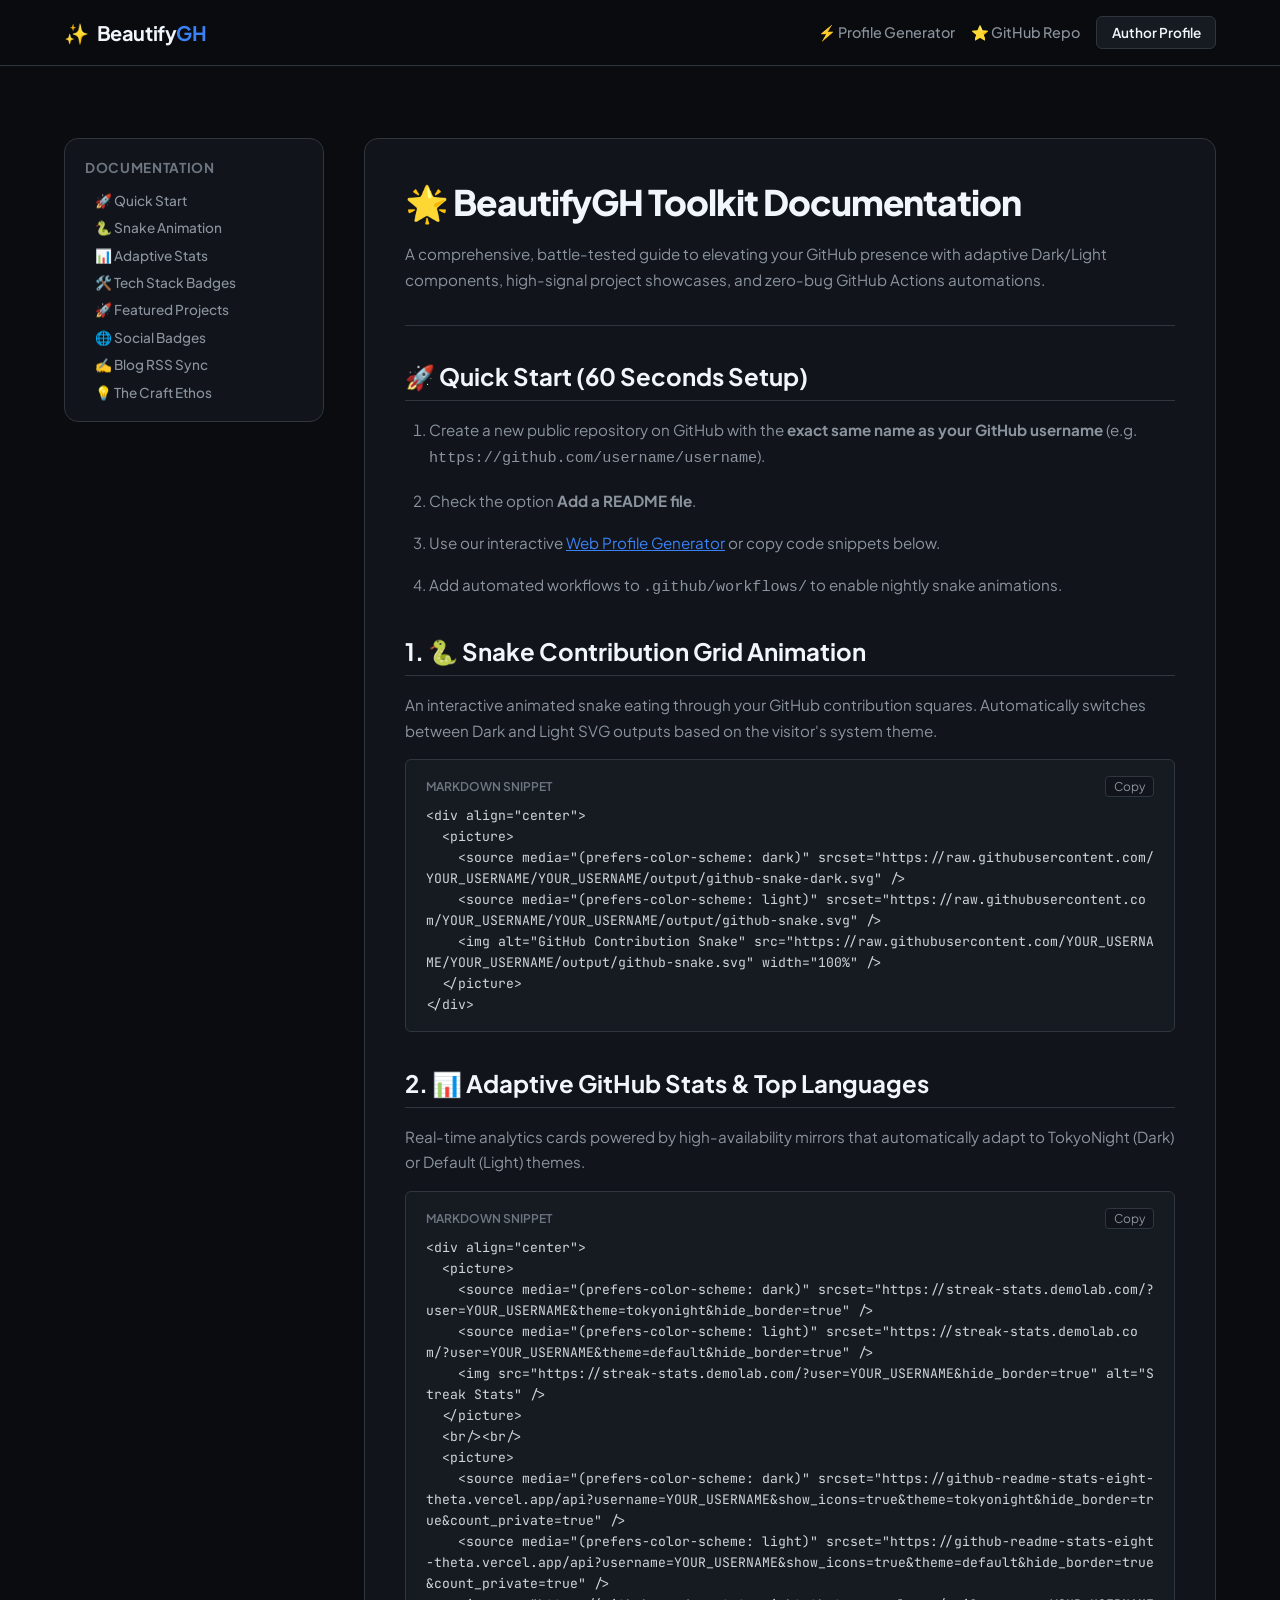
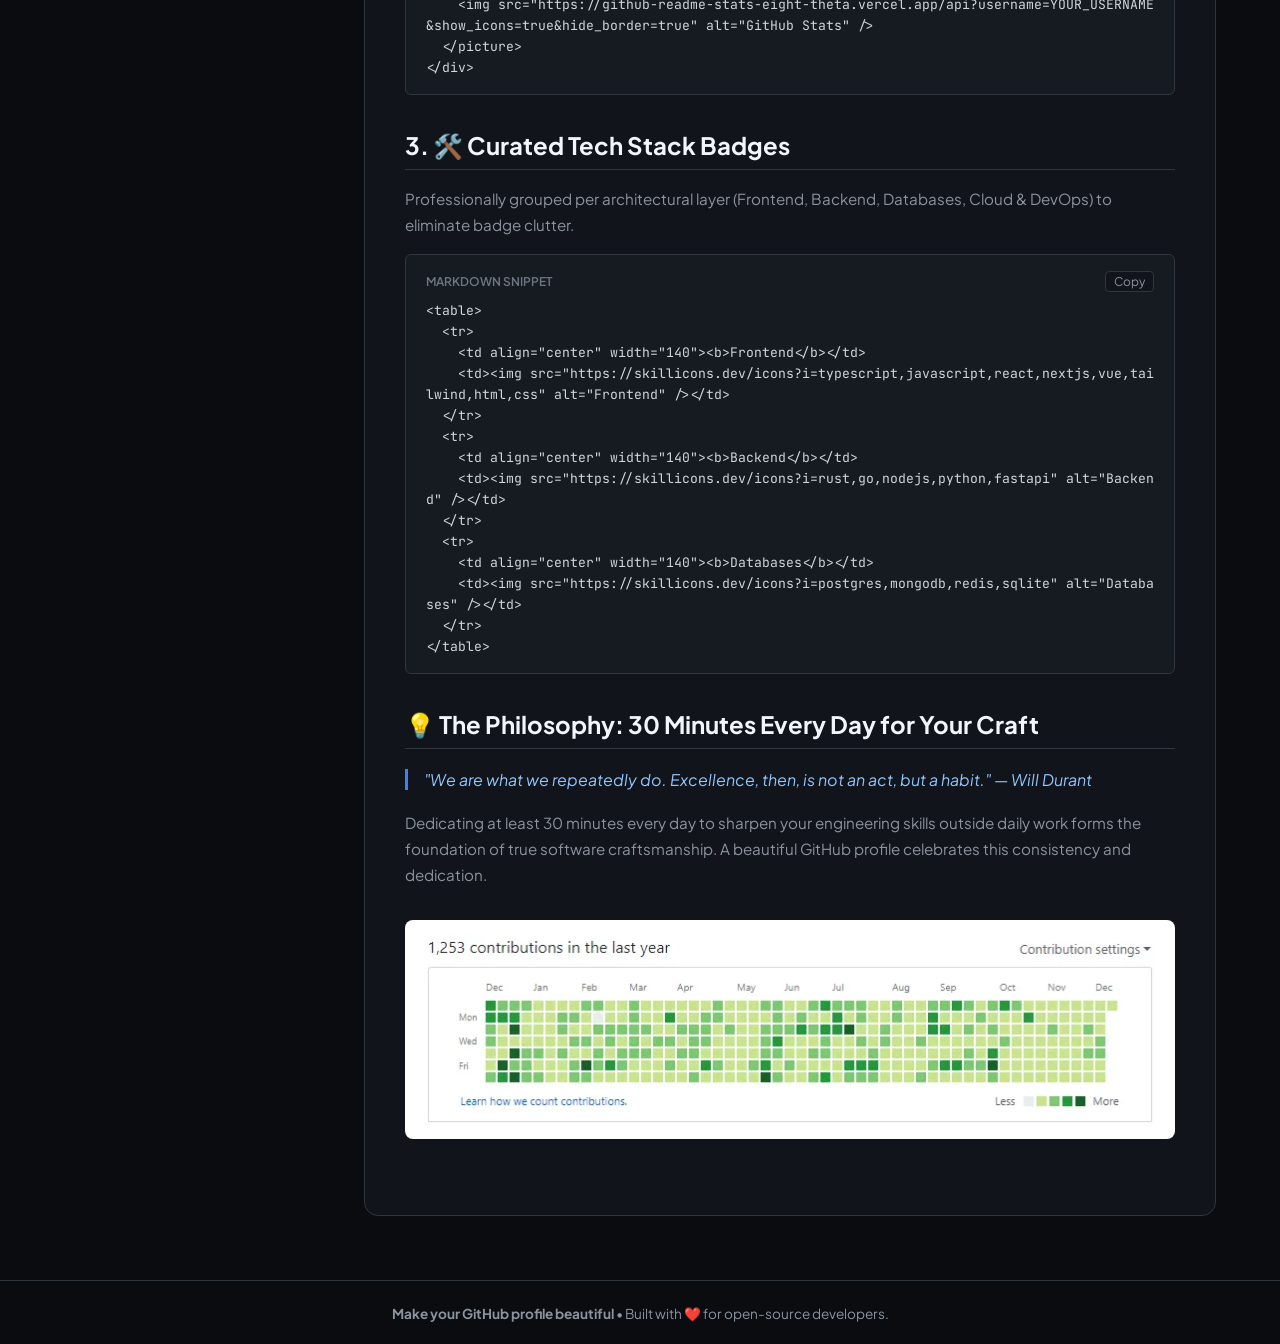
<file: guide.html>
<!DOCTYPE html>
<html lang="en">
<head>
  <meta charset="UTF-8" />
  <meta name="viewport" content="width=device-width, initial-scale=1.0" />
  <title>Toolkit Guide & Documentation — BeautifyGH ✨</title>
  <meta name="description" content="Complete documentation and guide for BeautifyGH: Templates, GitHub Actions automations, and modern best practices." />

  <!-- Open Graph -->
  <meta property="og:type" content="article" />
  <meta property="og:url" content="https://arsyadal.github.io/beautify-gh/guide.html" />
  <meta property="og:title" content="Toolkit Guide & Documentation — BeautifyGH ✨" />
  <meta property="og:description" content="Step-by-step documentation, curated components, and zero-bug automations for GitHub profiles." />
  <meta property="og:image" content="https://raw.githubusercontent.com/arsyadal/beautify-gh/main/assets/og-preview.jpg" />

  <link rel="preconnect" href="https://fonts.googleapis.com">
  <link rel="preconnect" href="https://fonts.gstatic.com" crossorigin>
  <link href="https://fonts.googleapis.com/css2?family=Plus+Jakarta+Sans:wght@400;500;600;700;800&family=JetBrains+Mono:wght@400;500;600&display=swap" rel="stylesheet">
  <link rel="stylesheet" href="index.css" />
  <style>
    .guide-layout {
      display: grid;
      grid-template-columns: 260px 1fr;
      gap: 2.5rem;
      align-items: start;
      margin-top: 2rem;
    }
    @media (max-width: 860px) {
      .guide-layout {
        grid-template-columns: 1fr;
      }
      .guide-sidebar {
        display: none;
      }
    }
    .guide-sidebar {
      position: sticky;
      top: 5rem;
      background: var(--bg-surface);
      border: 1px solid var(--border-color);
      border-radius: var(--radius-lg);
      padding: 1.25rem;
    }
    .sidebar-title {
      font-size: 0.85rem;
      font-weight: 700;
      text-transform: uppercase;
      letter-spacing: 0.05em;
      color: var(--text-muted);
      margin-bottom: 0.75rem;
    }
    .sidebar-menu {
      list-style: none;
      display: flex;
      flex-direction: column;
      gap: 0.4rem;
    }
    .sidebar-menu a {
      color: var(--text-secondary);
      text-decoration: none;
      font-size: 0.85rem;
      font-weight: 500;
      padding: 0.35rem 0.6rem;
      border-radius: 4px;
      transition: all 0.15s;
    }
    .sidebar-menu a:hover {
      background: rgba(255, 255, 255, 0.05);
      color: var(--text-primary);
    }
    .guide-content {
      background: var(--bg-surface);
      border: 1px solid var(--border-color);
      border-radius: var(--radius-lg);
      padding: 2.5rem;
    }
    .guide-content h1 {
      font-size: 2.2rem;
      font-weight: 800;
      letter-spacing: -0.03em;
      margin-bottom: 1rem;
    }
    .guide-content h2 {
      font-size: 1.5rem;
      font-weight: 700;
      margin: 2.2rem 0 1rem;
      padding-bottom: 0.5rem;
      border-bottom: 1px solid var(--border-color);
    }
    .guide-content h3 {
      font-size: 1.15rem;
      font-weight: 600;
      margin: 1.5rem 0 0.75rem;
    }
    .guide-content p, .guide-content li {
      font-size: 0.95rem;
      line-height: 1.7;
      color: var(--text-secondary);
      margin-bottom: 1rem;
    }
    .guide-content ol, .guide-content ul {
      padding-left: 1.5rem;
      margin-bottom: 1.25rem;
    }
    .guide-content blockquote {
      border-left: 3px solid var(--accent);
      padding-left: 1rem;
      margin: 1.25rem 0;
      color: #93c5fd;
      font-style: italic;
    }
    .code-box {
      background: var(--bg-card);
      border: 1px solid var(--border-color);
      border-radius: var(--radius-sm);
      padding: 1rem 1.25rem;
      margin: 1rem 0;
      position: relative;
    }
    .code-box pre {
      font-family: var(--font-mono);
      font-size: 0.85rem;
      line-height: 1.5;
      color: #e5e7eb;
      overflow-x: auto;
    }
    .code-box-header {
      display: flex;
      justify-content: space-between;
      align-items: center;
      margin-bottom: 0.5rem;
      font-size: 0.75rem;
      color: var(--text-muted);
      font-weight: 600;
    }
    .copy-btn-sm {
      background: var(--bg-surface);
      border: 1px solid var(--border-color);
      color: var(--text-secondary);
      padding: 2px 8px;
      border-radius: 4px;
      font-size: 0.75rem;
      cursor: pointer;
      font-family: inherit;
    }
    .copy-btn-sm:hover {
      color: #fff;
      border-color: var(--border-hover);
    }
  </style>
</head>
<body>
  <header class="navbar">
    <div class="nav-container">
      <div class="logo">
        <a href="index.html" style="text-decoration: none; color: inherit; display: flex; align-items: center; gap: 0.5rem;">
          <span class="logo-sparkle">✨</span>
          <span class="logo-text">Beautify<strong>GH</strong></span>
        </a>
      </div>
      <div class="nav-links">
        <a href="index.html" class="nav-link">⚡ Profile Generator</a>
        <a href="https://github.com/arsyadal/beautify-gh" target="_blank" class="nav-link">⭐ GitHub Repo</a>
        <a href="https://github.com/arsyadal/arsyadal" target="_blank" class="nav-btn">Author Profile</a>
      </div>
    </div>
  </header>

  <main class="hero-section">
    <div class="container guide-layout">
      <!-- SIDEBAR -->
      <aside class="guide-sidebar">
        <div class="sidebar-title">Documentation</div>
        <ul class="sidebar-menu">
          <li><a href="#quick-start">🚀 Quick Start</a></li>
          <li><a href="#snake-animation">🐍 Snake Animation</a></li>
          <li><a href="#adaptive-stats">📊 Adaptive Stats</a></li>
          <li><a href="#tech-badges">🛠️ Tech Stack Badges</a></li>
          <li><a href="#projects-table">🚀 Featured Projects</a></li>
          <li><a href="#social-badges">🌐 Social Badges</a></li>
          <li><a href="#blog-sync">✍️ Blog RSS Sync</a></li>
          <li><a href="#philosophy">💡 The Craft Ethos</a></li>
        </ul>
      </aside>

      <!-- MAIN CONTENT -->
      <article class="guide-content">
        <h1>🌟 BeautifyGH Toolkit Documentation</h1>
        <p>A comprehensive, battle-tested guide to elevating your GitHub presence with adaptive Dark/Light components, high-signal project showcases, and zero-bug GitHub Actions automations.</p>

        <hr style="border: none; border-top: 1px solid var(--border-color); margin: 2rem 0;" />

        <h2 id="quick-start">🚀 Quick Start (60 Seconds Setup)</h2>
        <ol>
          <li>Create a new public repository on GitHub with the <strong>exact same name as your GitHub username</strong> (e.g. <code>https://github.com/username/username</code>).</li>
          <li>Check the option <strong>Add a README file</strong>.</li>
          <li>Use our interactive <a href="index.html" style="color: var(--accent);">Web Profile Generator</a> or copy code snippets below.</li>
          <li>Add automated workflows to <code>.github/workflows/</code> to enable nightly snake animations.</li>
        </ol>

        <h2 id="snake-animation">1. 🐍 Snake Contribution Grid Animation</h2>
        <p>An interactive animated snake eating through your GitHub contribution squares. Automatically switches between Dark and Light SVG outputs based on the visitor's system theme.</p>
        
        <div class="code-box">
          <div class="code-box-header">
            <span>MARKDOWN SNIPPET</span>
            <button class="copy-btn-sm" onclick="copySnippet(this)">Copy</button>
          </div>
          <pre><code>&lt;div align="center"&gt;
  &lt;picture&gt;
    &lt;source media="(prefers-color-scheme: dark)" srcset="https://raw.githubusercontent.com/YOUR_USERNAME/YOUR_USERNAME/output/github-snake-dark.svg" /&gt;
    &lt;source media="(prefers-color-scheme: light)" srcset="https://raw.githubusercontent.com/YOUR_USERNAME/YOUR_USERNAME/output/github-snake.svg" /&gt;
    &lt;img alt="GitHub Contribution Snake" src="https://raw.githubusercontent.com/YOUR_USERNAME/YOUR_USERNAME/output/github-snake.svg" width="100%" /&gt;
  &lt;/picture&gt;
&lt;/div&gt;</code></pre>
        </div>

        <h2 id="adaptive-stats">2. 📊 Adaptive GitHub Stats & Top Languages</h2>
        <p>Real-time analytics cards powered by high-availability mirrors that automatically adapt to TokyoNight (Dark) or Default (Light) themes.</p>

        <div class="code-box">
          <div class="code-box-header">
            <span>MARKDOWN SNIPPET</span>
            <button class="copy-btn-sm" onclick="copySnippet(this)">Copy</button>
          </div>
          <pre><code>&lt;div align="center"&gt;
  &lt;picture&gt;
    &lt;source media="(prefers-color-scheme: dark)" srcset="https://streak-stats.demolab.com/?user=YOUR_USERNAME&theme=tokyonight&hide_border=true" /&gt;
    &lt;source media="(prefers-color-scheme: light)" srcset="https://streak-stats.demolab.com/?user=YOUR_USERNAME&theme=default&hide_border=true" /&gt;
    &lt;img src="https://streak-stats.demolab.com/?user=YOUR_USERNAME&hide_border=true" alt="Streak Stats" /&gt;
  &lt;/picture&gt;
  &lt;br/&gt;&lt;br/&gt;
  &lt;picture&gt;
    &lt;source media="(prefers-color-scheme: dark)" srcset="https://github-readme-stats-eight-theta.vercel.app/api?username=YOUR_USERNAME&show_icons=true&theme=tokyonight&hide_border=true&count_private=true" /&gt;
    &lt;source media="(prefers-color-scheme: light)" srcset="https://github-readme-stats-eight-theta.vercel.app/api?username=YOUR_USERNAME&show_icons=true&theme=default&hide_border=true&count_private=true" /&gt;
    &lt;img src="https://github-readme-stats-eight-theta.vercel.app/api?username=YOUR_USERNAME&show_icons=true&hide_border=true" alt="GitHub Stats" /&gt;
  &lt;/picture&gt;
&lt;/div&gt;</code></pre>
        </div>

        <h2 id="tech-badges">3. 🛠️ Curated Tech Stack Badges</h2>
        <p>Professionally grouped per architectural layer (Frontend, Backend, Databases, Cloud & DevOps) to eliminate badge clutter.</p>

        <div class="code-box">
          <div class="code-box-header">
            <span>MARKDOWN SNIPPET</span>
            <button class="copy-btn-sm" onclick="copySnippet(this)">Copy</button>
          </div>
          <pre><code>&lt;table&gt;
  &lt;tr&gt;
    &lt;td align="center" width="140"&gt;&lt;b&gt;Frontend&lt;/b&gt;&lt;/td&gt;
    &lt;td&gt;&lt;img src="https://skillicons.dev/icons?i=typescript,javascript,react,nextjs,vue,tailwind,html,css" alt="Frontend" /&gt;&lt;/td&gt;
  &lt;/tr&gt;
  &lt;tr&gt;
    &lt;td align="center" width="140"&gt;&lt;b&gt;Backend&lt;/b&gt;&lt;/td&gt;
    &lt;td&gt;&lt;img src="https://skillicons.dev/icons?i=rust,go,nodejs,python,fastapi" alt="Backend" /&gt;&lt;/td&gt;
  &lt;/tr&gt;
  &lt;tr&gt;
    &lt;td align="center" width="140"&gt;&lt;b&gt;Databases&lt;/b&gt;&lt;/td&gt;
    &lt;td&gt;&lt;img src="https://skillicons.dev/icons?i=postgres,mongodb,redis,sqlite" alt="Databases" /&gt;&lt;/td&gt;
  &lt;/tr&gt;
&lt;/table&gt;</code></pre>
        </div>

        <h2 id="philosophy">💡 The Philosophy: 30 Minutes Every Day for Your Craft</h2>
        <blockquote>
          "We are what we repeatedly do. Excellence, then, is not an act, but a habit." — Will Durant
        </blockquote>
        <p>Dedicating at least 30 minutes every day to sharpen your engineering skills outside daily work forms the foundation of true software craftsmanship. A beautiful GitHub profile celebrates this consistency and dedication.</p>

        <div style="text-align: center; margin: 2rem 0;">
          <img src="assets/craftsmanship-365.webp" alt="365 Days of Craft Contribution Graph" style="width: 100%; border-radius: 8px;" />
        </div>
      </article>
    </div>
  </main>

  <footer class="footer">
    <div class="container footer-content">
      <p><b>Make your GitHub profile beautiful</b> • Built with ❤️ for open-source developers.</p>
    </div>
  </footer>

  <script>
    function copySnippet(btn) {
      const code = btn.closest('.code-box').querySelector('code').innerText;
      navigator.clipboard.writeText(code).then(() => {
        btn.innerText = 'Copied!';
        setTimeout(() => { btn.innerText = 'Copy'; }, 2000);
      });
    }
  </script>
</body>
</html>
</file>
<file: index.css>
:root {
  --bg-primary: #0a0c10;
  --bg-surface: #11141a;
  --bg-card: #161b22;
  --border-color: #30363d;
  --border-hover: #58a6ff;
  --accent: #3b82f6;
  --accent-glow: rgba(59, 130, 246, 0.35);
  --text-primary: #f0f6fc;
  --text-secondary: #8b949e;
  --text-muted: #6e7681;
  --radius-lg: 14px;
  --radius-md: 10px;
  --radius-sm: 6px;
  --font-sans: 'Plus Jakarta Sans', -apple-system, BlinkMacSystemFont, sans-serif;
  --font-mono: 'JetBrains Mono', monospace;
}

* {
  box-sizing: border-box;
  margin: 0;
  padding: 0;
}

body {
  background-color: var(--bg-primary);
  color: var(--text-primary);
  font-family: var(--font-sans);
  min-height: 100vh;
  display: flex;
  flex-direction: column;
}

.container {
  max-width: 1200px;
  margin: 0 auto;
  padding: 0 1.5rem;
}

/* NAVBAR */
.navbar {
  border-bottom: 1px solid var(--border-color);
  background: rgba(10, 12, 16, 0.85);
  backdrop-filter: blur(12px);
  position: sticky;
  top: 0;
  z-index: 50;
}

.nav-container {
  max-width: 1200px;
  margin: 0 auto;
  padding: 1rem 1.5rem;
  display: flex;
  justify-content: space-between;
  align-items: center;
}

.logo {
  display: flex;
  align-items: center;
  gap: 0.5rem;
  font-size: 1.25rem;
  font-weight: 700;
  letter-spacing: -0.02em;
}

.logo-text strong {
  color: var(--accent);
}

.nav-links {
  display: flex;
  align-items: center;
  gap: 1rem;
}

.nav-link {
  color: var(--text-secondary);
  text-decoration: none;
  font-size: 0.9rem;
  font-weight: 500;
  transition: color 0.15s;
}

.nav-link:hover {
  color: var(--text-primary);
}

.nav-btn {
  background: var(--bg-card);
  border: 1px solid var(--border-color);
  color: var(--text-primary);
  padding: 0.45rem 0.9rem;
  border-radius: var(--radius-sm);
  text-decoration: none;
  font-size: 0.85rem;
  font-weight: 600;
  transition: all 0.2s;
}

.nav-btn:hover {
  border-color: var(--border-hover);
  background: rgba(88, 166, 255, 0.1);
}

/* HERO */
.hero-section {
  padding: 2.5rem 0 4rem;
  flex: 1;
}

.hero-container {
  text-align: center;
  max-width: 760px;
  margin-bottom: 2rem;
}

.badge-pill {
  display: inline-block;
  background: rgba(59, 130, 246, 0.12);
  border: 1px solid rgba(59, 130, 246, 0.3);
  color: #93c5fd;
  padding: 0.35rem 1rem;
  border-radius: 999px;
  font-size: 0.85rem;
  font-weight: 600;
  margin-bottom: 1.2rem;
}

.hero-title {
  font-size: 2.75rem;
  font-weight: 800;
  letter-spacing: -0.04em;
  line-height: 1.15;
  margin-bottom: 1rem;
}

.gradient-text {
  background: linear-gradient(135deg, #60a5fa 0%, #a855f7 50%, #ec4899 100%);
  -webkit-background-clip: text;
  -webkit-text-fill-color: transparent;
}

.hero-subtitle {
  font-size: 1.05rem;
  color: var(--text-secondary);
  line-height: 1.6;
}

/* TEMPLATE SELECTOR */
.template-selector-container {
  max-width: 1200px;
  margin: 0 auto 1.5rem;
  display: flex;
  align-items: center;
  gap: 1rem;
  flex-wrap: wrap;
  padding: 0 1.5rem;
}

.template-selector-label {
  font-size: 0.9rem;
  font-weight: 600;
  color: var(--text-secondary);
}

.template-pills {
  display: flex;
  gap: 0.5rem;
  flex-wrap: wrap;
}

.template-pill {
  background: var(--bg-card);
  border: 1px solid var(--border-color);
  color: var(--text-secondary);
  padding: 0.45rem 0.9rem;
  border-radius: 999px;
  font-size: 0.85rem;
  font-weight: 600;
  cursor: pointer;
  transition: all 0.2s ease;
  font-family: inherit;
}

.template-pill:hover {
  border-color: var(--border-hover);
  color: var(--text-primary);
}

.template-pill.active {
  background: rgba(59, 130, 246, 0.2);
  border-color: var(--accent);
  color: #93c5fd;
  box-shadow: 0 0 12px var(--accent-glow);
}

/* GRID LAYOUT */
.generator-grid {
  display: grid;
  grid-template-columns: 1fr 1.3fr;
  gap: 1.5rem;
  align-items: start;
}

@media (max-width: 900px) {
  .generator-grid {
    grid-template-columns: 1fr;
  }
}

.card {
  background: var(--bg-surface);
  border: 1px solid var(--border-color);
  border-radius: var(--radius-lg);
  padding: 1.5rem;
}

.section-title {
  font-size: 1.15rem;
  font-weight: 700;
  margin-bottom: 1.25rem;
  letter-spacing: -0.01em;
}

/* FORMS */
.form-group {
  margin-bottom: 1.25rem;
}

.form-group label {
  display: block;
  font-size: 0.85rem;
  font-weight: 600;
  color: var(--text-secondary);
  margin-bottom: 0.4rem;
}

input[type="text"] {
  width: 100%;
  background: var(--bg-card);
  border: 1px solid var(--border-color);
  color: var(--text-primary);
  padding: 0.65rem 0.85rem;
  border-radius: var(--radius-sm);
  font-family: inherit;
  font-size: 0.9rem;
  outline: none;
  transition: border-color 0.15s;
}

input[type="text"]:focus {
  border-color: var(--accent);
}

.skills-selector {
  display: flex;
  flex-wrap: wrap;
  gap: 0.4rem;
}

.skill-chip {
  background: var(--bg-card);
  border: 1px solid var(--border-color);
  color: var(--text-secondary);
  padding: 0.35rem 0.75rem;
  border-radius: 6px;
  font-size: 0.8rem;
  font-weight: 500;
  cursor: pointer;
  user-select: none;
  transition: all 0.15s;
}

.skill-chip.active {
  background: rgba(59, 130, 246, 0.2);
  border-color: var(--accent);
  color: #93c5fd;
  font-weight: 600;
}

/* GIF PRESETS */
.gif-presets {
  display: grid;
  grid-template-columns: repeat(auto-fill, minmax(90px, 1fr));
  gap: 0.5rem;
  margin-top: 0.5rem;
}

.gif-preset-card {
  position: relative;
  border: 2px solid var(--border-color);
  border-radius: 8px;
  overflow: hidden;
  cursor: pointer;
  aspect-ratio: 16/9;
  background: var(--bg-card);
  transition: all 0.2s ease;
}

.gif-preset-card img {
  width: 100%;
  height: 100%;
  object-fit: cover;
  display: block;
}

.gif-preset-card.active {
  border-color: var(--accent);
  box-shadow: 0 0 0 2px rgba(59, 130, 246, 0.4);
}

.gif-preset-label {
  position: absolute;
  bottom: 0;
  left: 0;
  right: 0;
  background: rgba(0, 0, 0, 0.75);
  font-size: 0.65rem;
  font-weight: 600;
  text-align: center;
  padding: 2px 4px;
  color: #fff;
  white-space: nowrap;
  overflow: hidden;
  text-overflow: ellipsis;
}

.mt-2 {
  margin-top: 0.65rem;
}

.toggle-list {
  display: flex;
  flex-direction: column;
  gap: 0.6rem;
}

.checkbox-label {
  display: flex;
  align-items: center;
  gap: 0.6rem;
  font-size: 0.9rem;
  color: var(--text-primary);
  cursor: pointer;
}

.checkbox-label input[type="checkbox"] {
  accent-color: var(--accent);
  width: 1rem;
  height: 1rem;
  cursor: pointer;
}

/* PREVIEW HEADER & TABS */
.preview-header {
  display: flex;
  justify-content: space-between;
  align-items: center;
  margin-bottom: 1rem;
  gap: 1rem;
  flex-wrap: wrap;
}

.preview-tabs {
  display: flex;
  background: var(--bg-card);
  border: 1px solid var(--border-color);
  border-radius: var(--radius-sm);
  padding: 3px;
  gap: 3px;
}

.tab-btn {
  background: transparent;
  border: none;
  color: var(--text-secondary);
  padding: 0.4rem 0.8rem;
  font-size: 0.8rem;
  font-weight: 600;
  border-radius: 4px;
  cursor: pointer;
  transition: all 0.15s;
  font-family: inherit;
}

.tab-btn.active {
  background: var(--bg-surface);
  color: var(--text-primary);
  box-shadow: 0 1px 3px rgba(0, 0, 0, 0.3);
}

.preview-actions {
  display: flex;
  align-items: center;
  gap: 0.6rem;
  flex-wrap: wrap;
}

.btn-secondary {
  background: var(--bg-card);
  border: 1px solid var(--border-color);
  color: var(--text-primary);
  padding: 0.55rem 1rem;
  border-radius: var(--radius-sm);
  font-family: inherit;
  font-size: 0.85rem;
  font-weight: 600;
  cursor: pointer;
  display: flex;
  align-items: center;
  gap: 0.4rem;
  transition: all 0.2s;
}

.btn-secondary:hover {
  border-color: var(--border-hover);
  background: rgba(88, 166, 255, 0.1);
  transform: translateY(-1px);
}

.btn-primary {
  background: var(--accent);
  color: #fff;
  border: none;
  padding: 0.55rem 1.1rem;
  border-radius: var(--radius-sm);
  font-family: inherit;
  font-size: 0.85rem;
  font-weight: 700;
  cursor: pointer;
  display: flex;
  align-items: center;
  gap: 0.4rem;
  transition: all 0.2s;
}

.btn-primary:hover {
  background: #2563eb;
  transform: translateY(-1px);
}

/* CODE WRAPPER */
.code-wrapper {
  background: var(--bg-card);
  border: 1px solid var(--border-color);
  border-radius: var(--radius-md);
  padding: 1.25rem;
  overflow-x: auto;
  max-height: 600px;
}

pre code {
  font-family: var(--font-mono);
  font-size: 0.82rem;
  line-height: 1.6;
  color: #d1d5db;
  white-space: pre-wrap;
  word-break: break-all;
}

/* VISUAL PREVIEW CONTAINER */
.visual-preview-wrapper {
  background: var(--bg-card);
  border: 1px solid var(--border-color);
  border-radius: var(--radius-md);
  padding: 1.5rem;
  overflow-x: auto;
  max-height: 600px;
}

.github-readme-render {
  font-size: 0.9rem;
  line-height: 1.6;
  color: var(--text-primary);
}

.github-readme-render img {
  max-width: 100%;
  height: auto;
}

.github-readme-render hr {
  border: none;
  border-top: 1px solid var(--border-color);
  margin: 1.5rem 0;
}

.github-readme-render table {
  width: 100%;
  border-collapse: collapse;
  margin: 1rem 0;
}

.github-readme-render table th,
.github-readme-render table td {
  border: 1px solid var(--border-color);
  padding: 8px 12px;
}

.github-readme-render table th {
  background: rgba(255, 255, 255, 0.05);
}

.github-readme-render h3 {
  font-size: 1.1rem;
  margin: 1.2rem 0 0.6rem;
}

.github-readme-render pre {
  background: #0d1117;
  padding: 1rem;
  border-radius: 6px;
  border: 1px solid var(--border-color);
  overflow-x: auto;
  margin: 0.8rem 0;
}

/* FOOTER */
.footer {
  border-top: 1px solid var(--border-color);
  padding: 1.5rem 0;
  margin-top: auto;
}

.footer-content {
  text-align: center;
  font-size: 0.85rem;
  color: var(--text-secondary);
}
</file>
